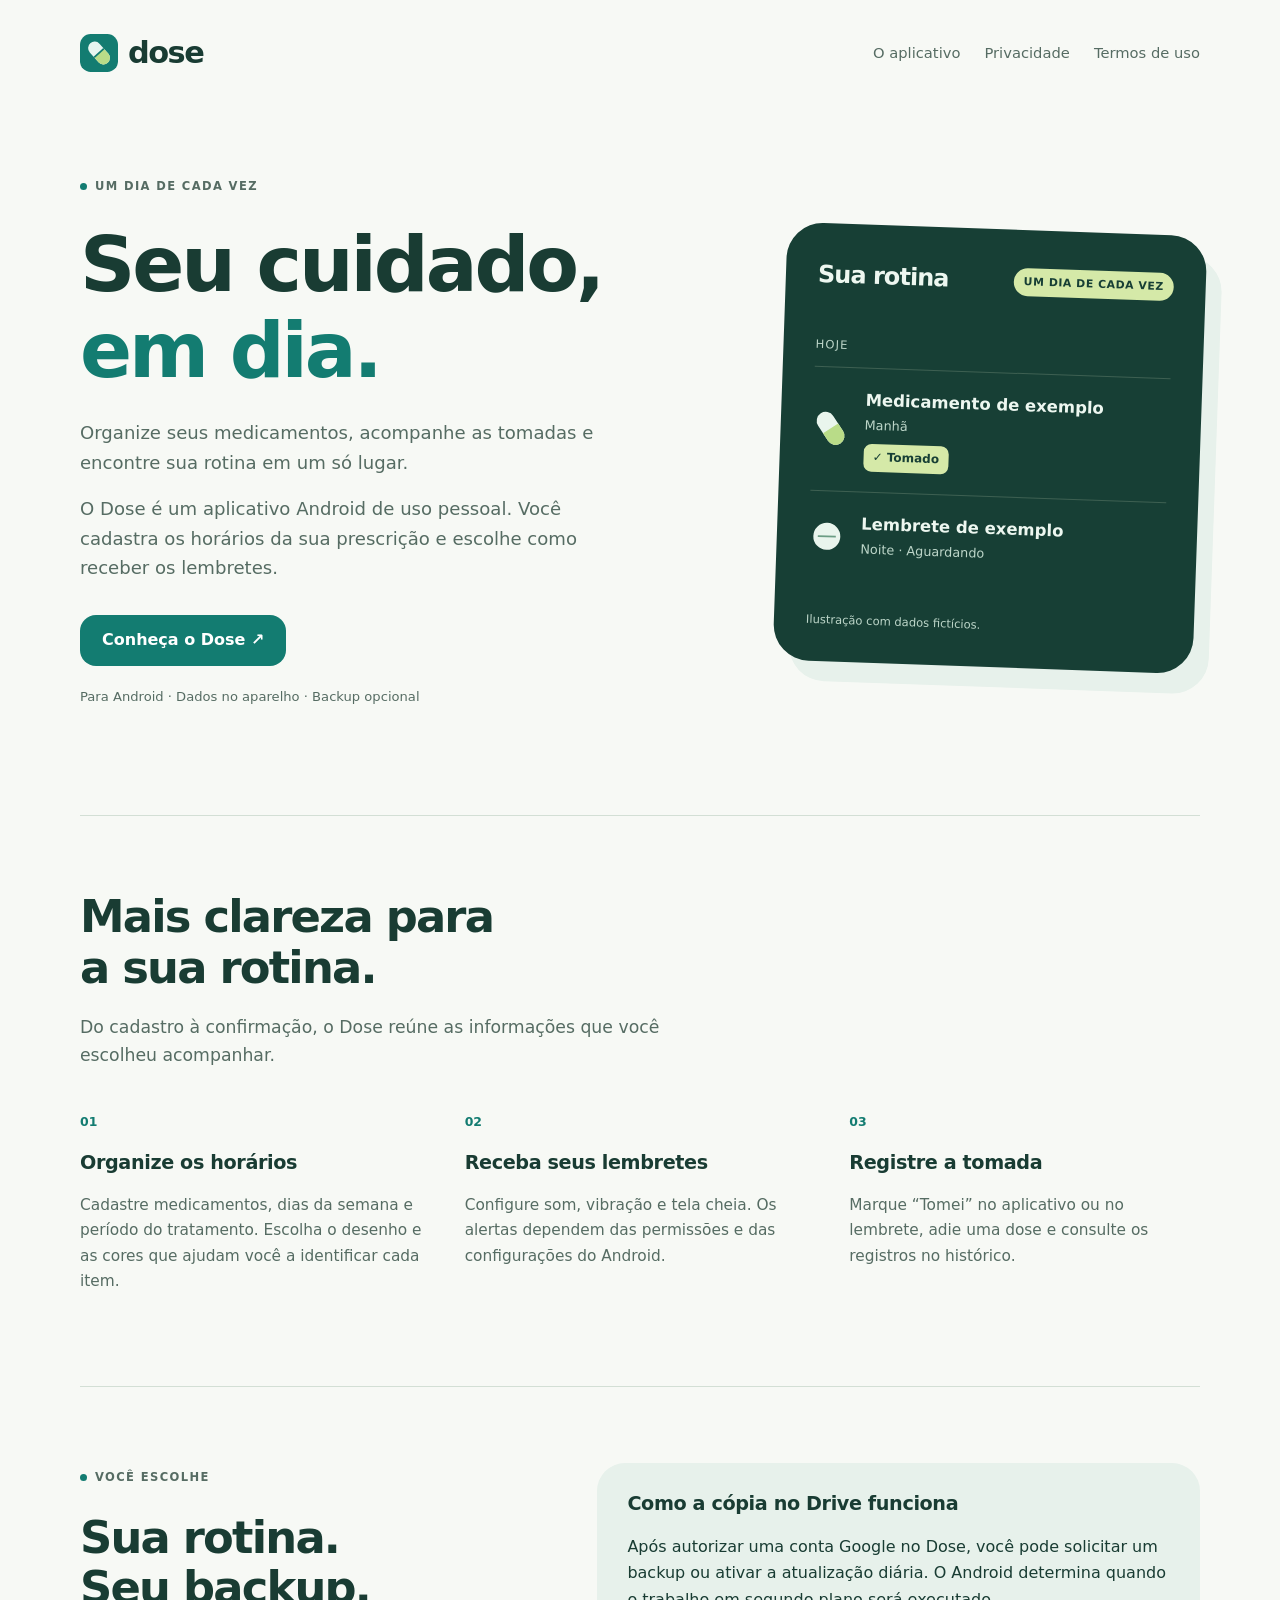
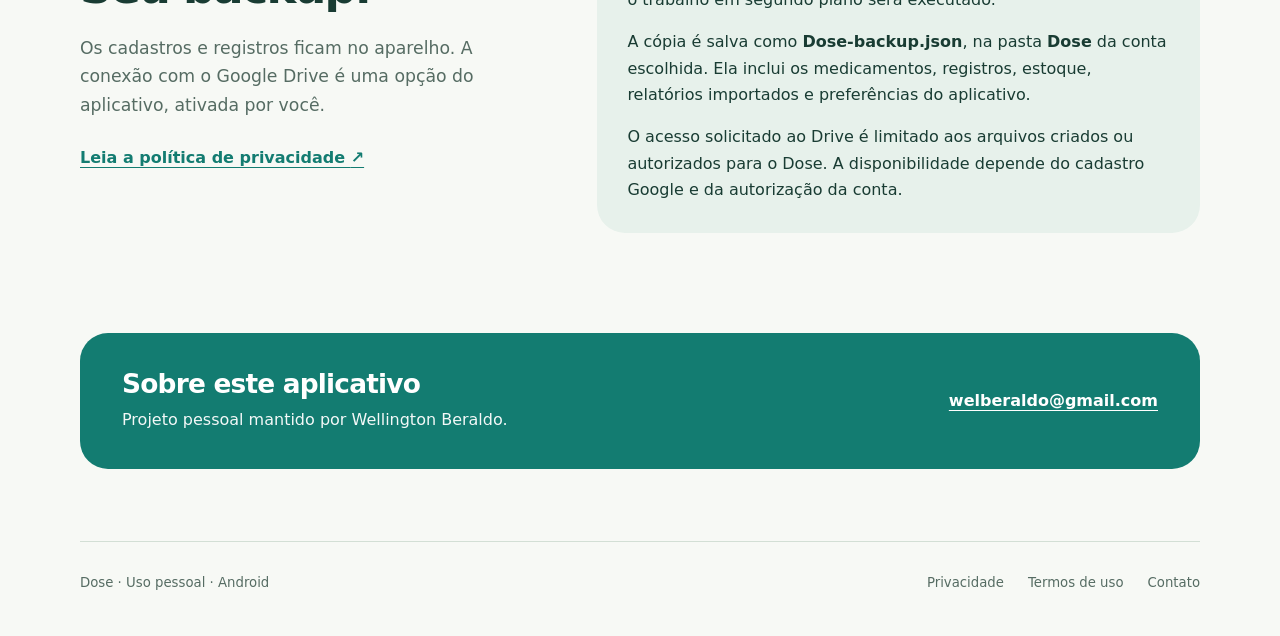
<file: docs/index.html>
<!doctype html>
<html lang="pt-BR">
<head>
  <meta charset="utf-8">
  <meta name="viewport" content="width=device-width, initial-scale=1">
  <meta name="description" content="Dose é um aplicativo Android de uso pessoal para organizar medicamentos, registrar tomadas e configurar lembretes. Conheça o app e suas práticas de privacidade.">
  <meta name="theme-color" content="#137c71">
  <title>Dose — Seu cuidado, em dia</title>
  <link rel="icon" href="assets/icon.svg" type="image/svg+xml">
  <link rel="stylesheet" href="assets/site.css">
</head>
<body>
  <a class="skip" href="#conteudo">Pular para o conteúdo</a>
  <header class="header wrap">
    <a class="brand" href="index.html" aria-label="Dose, início"><img src="assets/icon.svg" alt="" width="38" height="38">dose</a>
    <nav class="nav" aria-label="Navegação principal"><a href="#como-funciona">O aplicativo</a><a href="privacidade.html">Privacidade</a><a href="termos.html">Termos de uso</a></nav>
  </header>
  <main id="conteudo" class="wrap">
    <section class="hero" aria-labelledby="titulo">
      <div class="hero-copy">
        <div class="eyebrow">Um dia de cada vez</div>
        <h1 id="titulo">Seu cuidado,<br><span>em dia.</span></h1>
        <p>Organize seus medicamentos, acompanhe as tomadas e encontre sua rotina em um só lugar.</p>
        <p>O Dose é um aplicativo Android de uso pessoal. Você cadastra os horários da sua prescrição e escolhe como receber os lembretes.</p>
        <a class="button" href="#como-funciona">Conheça o Dose <span aria-hidden="true">&nbsp;↗</span></a>
        <p class="hero-meta">Para Android · Dados no aparelho · Backup opcional</p>
      </div>
      <div class="routine" aria-label="Ilustração de uma rotina com dados fictícios">
        <div class="routine-head"><strong>Sua rotina</strong><span class="badge">UM DIA DE CADA VEZ</span></div>
        <div class="routine-label">Hoje</div>
        <div class="dose">
          <svg viewBox="0 0 40 48" aria-hidden="true"><g transform="rotate(-35 20 24)"><rect x="10" y="4" width="20" height="40" rx="10" fill="#e9f5ed"/><path d="M10 24h20v10a10 10 0 0 1-20 0V24Z" fill="#b9dc88"/></g></svg>
          <div><strong>Medicamento de exemplo</strong><small>Manhã</small><br><span class="taken">✓ Tomado</span></div>
        </div>
        <div class="dose">
          <svg viewBox="0 0 40 48" aria-hidden="true"><circle cx="20" cy="24" r="15" fill="#e9f5ed"/><path d="M10 24h20" stroke="#6b9d84" stroke-width="2"/></svg>
          <div><strong>Lembrete de exemplo</strong><small>Noite · Aguardando</small></div>
        </div>
        <small class="illustration-note">Ilustração com dados fictícios.</small>
      </div>
    </section>
    <section class="section" id="como-funciona" aria-labelledby="rotina-titulo">
      <h2 id="rotina-titulo">Mais clareza para<br>a sua rotina.</h2>
      <p class="section-lead">Do cadastro à confirmação, o Dose reúne as informações que você escolheu acompanhar.</p>
      <div class="features">
        <div class="feature"><span class="feature-number">01</span><h3>Organize os horários</h3><p>Cadastre medicamentos, dias da semana e período do tratamento. Escolha o desenho e as cores que ajudam você a identificar cada item.</p></div>
        <div class="feature"><span class="feature-number">02</span><h3>Receba seus lembretes</h3><p>Configure som, vibração e tela cheia. Os alertas dependem das permissões e das configurações do Android.</p></div>
        <div class="feature"><span class="feature-number">03</span><h3>Registre a tomada</h3><p>Marque “Tomei” no aplicativo ou no lembrete, adie uma dose e consulte os registros no histórico.</p></div>
      </div>
    </section>
    <section class="section backup" aria-labelledby="backup-titulo">
      <div><div class="eyebrow">Você escolhe</div><h2 id="backup-titulo">Sua rotina.<br>Seu backup.</h2><p class="section-lead">Os cadastros e registros ficam no aparelho. A conexão com o Google Drive é uma opção do aplicativo, ativada por você.</p><a class="text-link" href="privacidade.html">Leia a política de privacidade <span aria-hidden="true">↗</span></a></div>
      <div class="backup-note"><h3>Como a cópia no Drive funciona</h3><p>Após autorizar uma conta Google no Dose, você pode solicitar um backup ou ativar a atualização diária. O Android determina quando o trabalho em segundo plano será executado.</p><p>A cópia é salva como <strong>Dose-backup.json</strong>, na pasta <strong>Dose</strong> da conta escolhida. Ela inclui os medicamentos, registros, estoque, relatórios importados e preferências do aplicativo.</p><p>O acesso solicitado ao Drive é limitado aos arquivos criados ou autorizados para o Dose. A disponibilidade depende do cadastro Google e da autorização da conta.</p></div>
    </section>
    <aside class="contact" aria-labelledby="contato-titulo"><div><h2 id="contato-titulo">Sobre este aplicativo</h2><p>Projeto pessoal mantido por Wellington Beraldo.</p></div><a href="mailto:welberaldo@gmail.com">welberaldo@gmail.com</a></aside>
  </main>
  <footer class="footer wrap"><span>Dose · Uso pessoal · Android</span><nav class="nav" aria-label="Informações do aplicativo"><a href="privacidade.html">Privacidade</a><a href="termos.html">Termos de uso</a><a href="mailto:welberaldo@gmail.com">Contato</a></nav></footer>
</body>
</html>
</file>
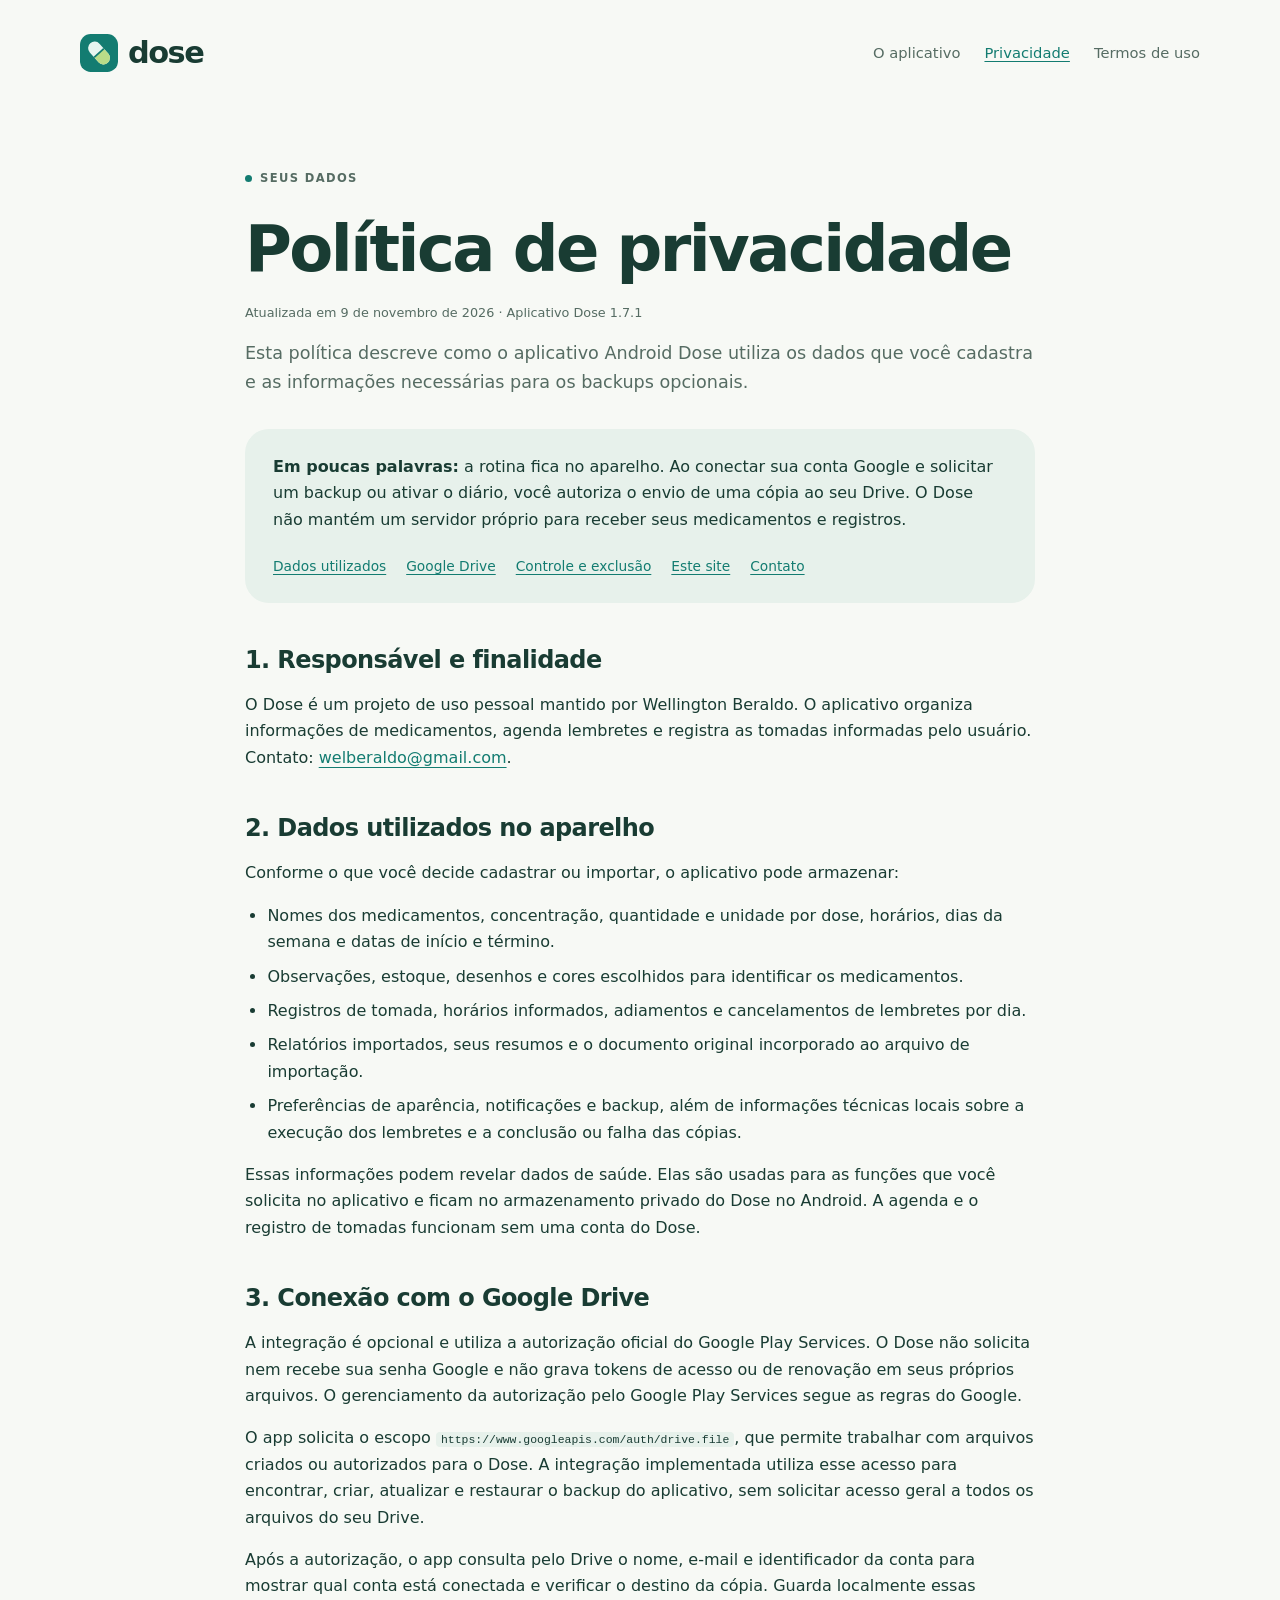
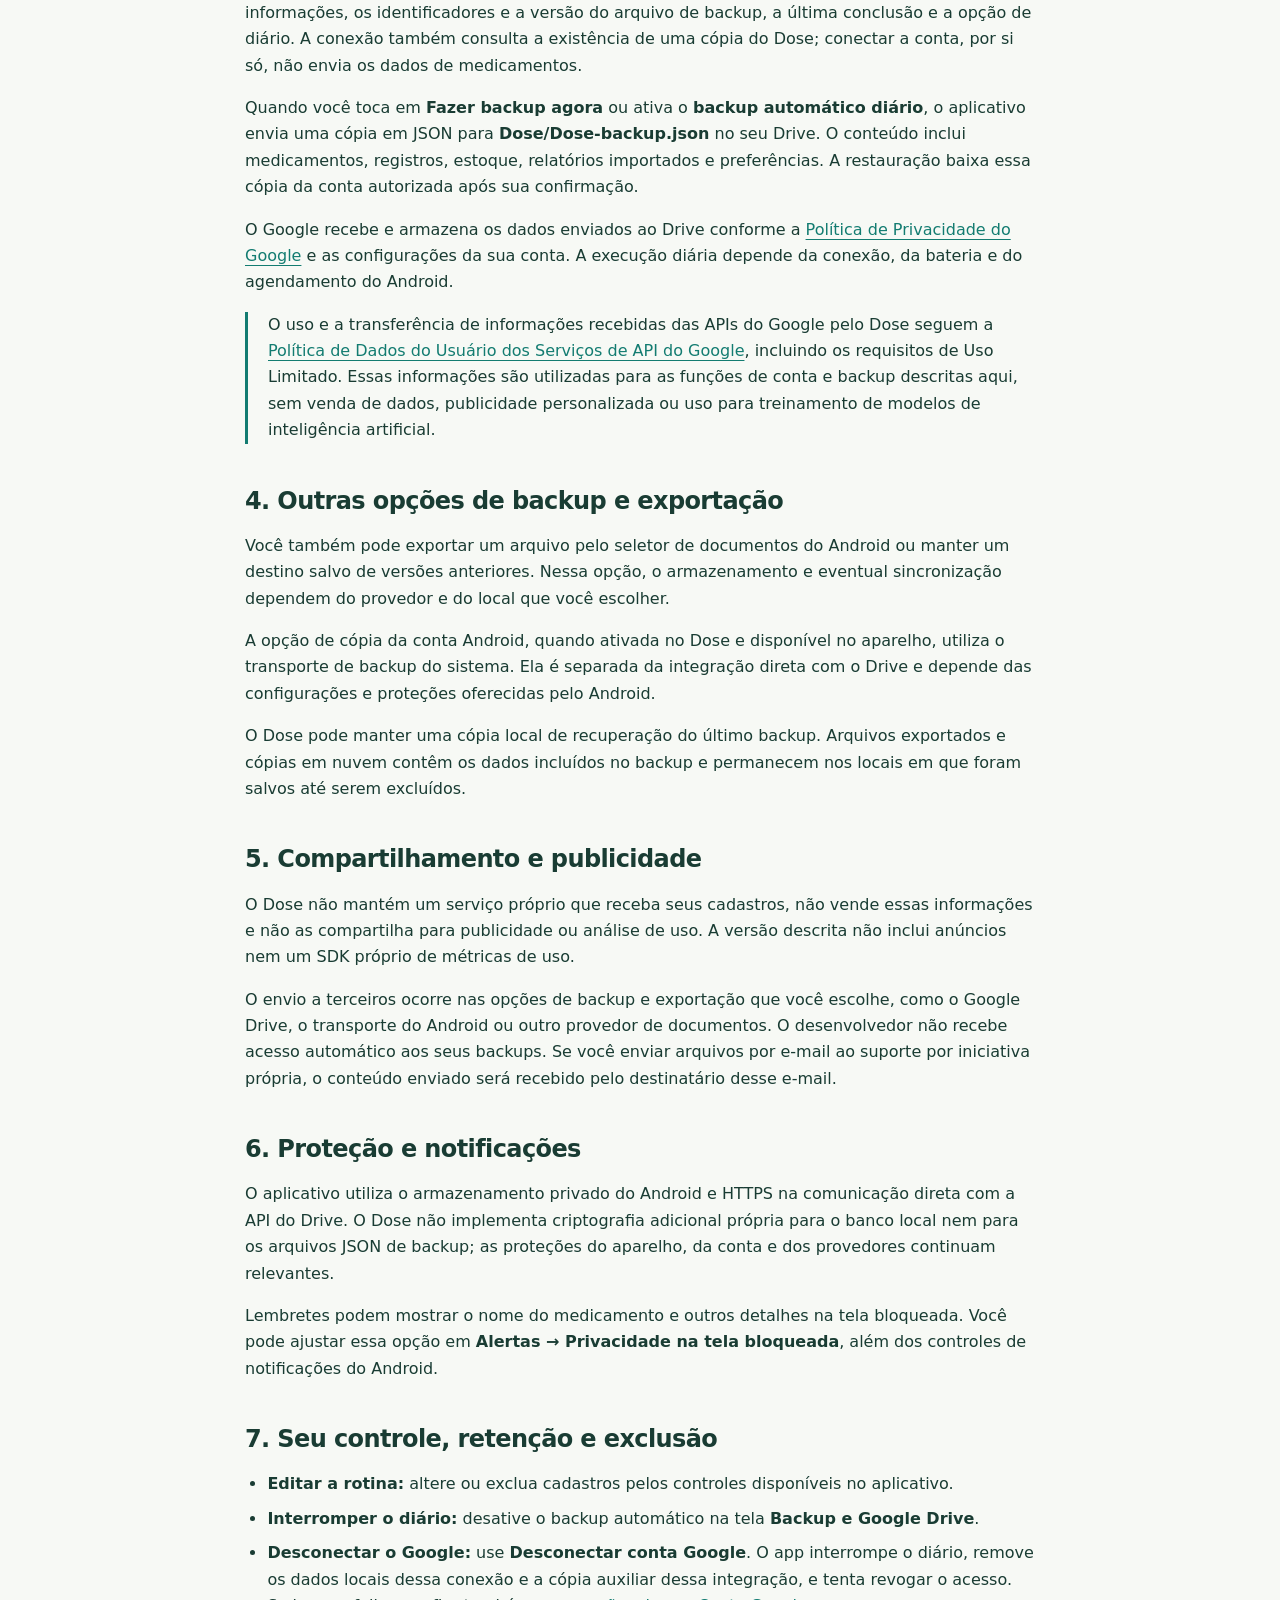
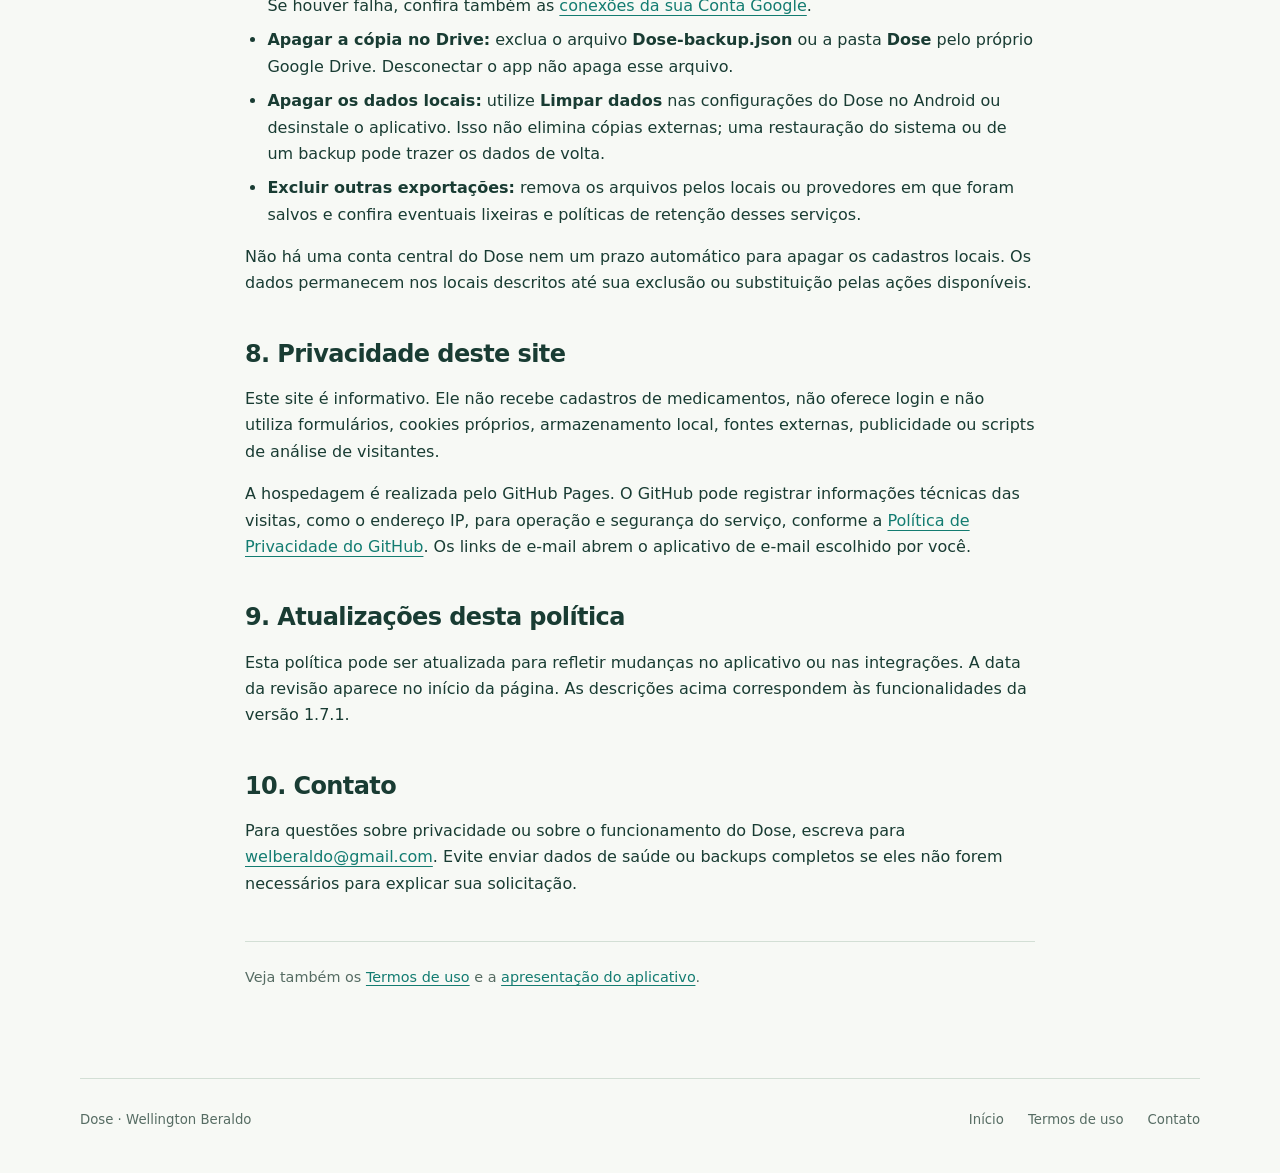
<file: docs/privacidade.html>
<!doctype html>
<html lang="pt-BR">
<head>
  <meta charset="utf-8">
  <meta name="viewport" content="width=device-width, initial-scale=1">
  <meta name="description" content="Política de privacidade do Dose: dados de medicamentos no aparelho, autorização Google e backups opcionais no Drive.">
  <meta name="theme-color" content="#137c71">
  <title>Política de privacidade — Dose</title>
  <link rel="icon" href="assets/icon.svg" type="image/svg+xml">
  <link rel="stylesheet" href="assets/site.css">
</head>
<body>
  <a class="skip" href="#conteudo">Pular para o conteúdo</a>
  <header class="header wrap"><a class="brand" href="index.html" aria-label="Dose, início"><img src="assets/icon.svg" alt="" width="38" height="38">dose</a><nav class="nav" aria-label="Navegação principal"><a href="index.html">O aplicativo</a><a href="privacidade.html" aria-current="page">Privacidade</a><a href="termos.html">Termos de uso</a></nav></header>
  <main id="conteudo" class="document wrap">
    <div class="eyebrow">Seus dados</div>
    <h1>Política de privacidade</h1>
    <p class="updated">Atualizada em 9 de novembro de 2026 · Aplicativo Dose 1.7.1</p>
    <p class="intro">Esta política descreve como o aplicativo Android Dose utiliza os dados que você cadastra e as informações necessárias para os backups opcionais.</p>
    <div class="summary"><p><strong>Em poucas palavras:</strong> a rotina fica no aparelho. Ao conectar sua conta Google e solicitar um backup ou ativar o diário, você autoriza o envio de uma cópia ao seu Drive. O Dose não mantém um servidor próprio para receber seus medicamentos e registros.</p><nav class="contents" aria-label="Nesta página"><a href="#dados">Dados utilizados</a><a href="#google">Google Drive</a><a href="#exclusao">Controle e exclusão</a><a href="#site">Este site</a><a href="#contato">Contato</a></nav></div>
    <section id="responsavel"><h2>1. Responsável e finalidade</h2><p>O Dose é um projeto de uso pessoal mantido por Wellington Beraldo. O aplicativo organiza informações de medicamentos, agenda lembretes e registra as tomadas informadas pelo usuário. Contato: <a href="mailto:welberaldo@gmail.com">welberaldo@gmail.com</a>.</p></section>
    <section id="dados"><h2>2. Dados utilizados no aparelho</h2><p>Conforme o que você decide cadastrar ou importar, o aplicativo pode armazenar:</p><ul><li>Nomes dos medicamentos, concentração, quantidade e unidade por dose, horários, dias da semana e datas de início e término.</li><li>Observações, estoque, desenhos e cores escolhidos para identificar os medicamentos.</li><li>Registros de tomada, horários informados, adiamentos e cancelamentos de lembretes por dia.</li><li>Relatórios importados, seus resumos e o documento original incorporado ao arquivo de importação.</li><li>Preferências de aparência, notificações e backup, além de informações técnicas locais sobre a execução dos lembretes e a conclusão ou falha das cópias.</li></ul><p>Essas informações podem revelar dados de saúde. Elas são usadas para as funções que você solicita no aplicativo e ficam no armazenamento privado do Dose no Android. A agenda e o registro de tomadas funcionam sem uma conta do Dose.</p></section>
    <section id="google"><h2>3. Conexão com o Google Drive</h2><p>A integração é opcional e utiliza a autorização oficial do Google Play Services. O Dose não solicita nem recebe sua senha Google e não grava tokens de acesso ou de renovação em seus próprios arquivos. O gerenciamento da autorização pelo Google Play Services segue as regras do Google.</p><p>O app solicita o escopo <code>https://www.googleapis.com/auth/drive.file</code>, que permite trabalhar com arquivos criados ou autorizados para o Dose. A integração implementada utiliza esse acesso para encontrar, criar, atualizar e restaurar o backup do aplicativo, sem solicitar acesso geral a todos os arquivos do seu Drive.</p><p>Após a autorização, o app consulta pelo Drive o nome, e-mail e identificador da conta para mostrar qual conta está conectada e verificar o destino da cópia. Guarda localmente essas informações, os identificadores e a versão do arquivo de backup, a última conclusão e a opção de diário. A conexão também consulta a existência de uma cópia do Dose; conectar a conta, por si só, não envia os dados de medicamentos.</p><p>Quando você toca em <strong>Fazer backup agora</strong> ou ativa o <strong>backup automático diário</strong>, o aplicativo envia uma cópia em JSON para <strong>Dose/Dose-backup.json</strong> no seu Drive. O conteúdo inclui medicamentos, registros, estoque, relatórios importados e preferências. A restauração baixa essa cópia da conta autorizada após sua confirmação.</p><p>O Google recebe e armazena os dados enviados ao Drive conforme a <a href="https://policies.google.com/privacy" rel="noopener noreferrer">Política de Privacidade do Google</a> e as configurações da sua conta. A execução diária depende da conexão, da bateria e do agendamento do Android.</p><p class="limited-use">O uso e a transferência de informações recebidas das APIs do Google pelo Dose seguem a <a href="https://developers.google.com/terms/api-services-user-data-policy" rel="noopener noreferrer">Política de Dados do Usuário dos Serviços de API do Google</a>, incluindo os requisitos de Uso Limitado. Essas informações são utilizadas para as funções de conta e backup descritas aqui, sem venda de dados, publicidade personalizada ou uso para treinamento de modelos de inteligência artificial.</p></section>
    <section id="outros-backups"><h2>4. Outras opções de backup e exportação</h2><p>Você também pode exportar um arquivo pelo seletor de documentos do Android ou manter um destino salvo de versões anteriores. Nessa opção, o armazenamento e eventual sincronização dependem do provedor e do local que você escolher.</p><p>A opção de cópia da conta Android, quando ativada no Dose e disponível no aparelho, utiliza o transporte de backup do sistema. Ela é separada da integração direta com o Drive e depende das configurações e proteções oferecidas pelo Android.</p><p>O Dose pode manter uma cópia local de recuperação do último backup. Arquivos exportados e cópias em nuvem contêm os dados incluídos no backup e permanecem nos locais em que foram salvos até serem excluídos.</p></section>
    <section id="compartilhamento"><h2>5. Compartilhamento e publicidade</h2><p>O Dose não mantém um serviço próprio que receba seus cadastros, não vende essas informações e não as compartilha para publicidade ou análise de uso. A versão descrita não inclui anúncios nem um SDK próprio de métricas de uso.</p><p>O envio a terceiros ocorre nas opções de backup e exportação que você escolhe, como o Google Drive, o transporte do Android ou outro provedor de documentos. O desenvolvedor não recebe acesso automático aos seus backups. Se você enviar arquivos por e-mail ao suporte por iniciativa própria, o conteúdo enviado será recebido pelo destinatário desse e-mail.</p></section>
    <section id="protecao"><h2>6. Proteção e notificações</h2><p>O aplicativo utiliza o armazenamento privado do Android e HTTPS na comunicação direta com a API do Drive. O Dose não implementa criptografia adicional própria para o banco local nem para os arquivos JSON de backup; as proteções do aparelho, da conta e dos provedores continuam relevantes.</p><p>Lembretes podem mostrar o nome do medicamento e outros detalhes na tela bloqueada. Você pode ajustar essa opção em <strong>Alertas → Privacidade na tela bloqueada</strong>, além dos controles de notificações do Android.</p></section>
    <section id="exclusao"><h2>7. Seu controle, retenção e exclusão</h2><ul><li><strong>Editar a rotina:</strong> altere ou exclua cadastros pelos controles disponíveis no aplicativo.</li><li><strong>Interromper o diário:</strong> desative o backup automático na tela <strong>Backup e Google Drive</strong>.</li><li><strong>Desconectar o Google:</strong> use <strong>Desconectar conta Google</strong>. O app interrompe o diário, remove os dados locais dessa conexão e a cópia auxiliar dessa integração, e tenta revogar o acesso. Se houver falha, confira também as <a href="https://myaccount.google.com/connections" rel="noopener noreferrer">conexões da sua Conta Google</a>.</li><li><strong>Apagar a cópia no Drive:</strong> exclua o arquivo <strong>Dose-backup.json</strong> ou a pasta <strong>Dose</strong> pelo próprio Google Drive. Desconectar o app não apaga esse arquivo.</li><li><strong>Apagar os dados locais:</strong> utilize <strong>Limpar dados</strong> nas configurações do Dose no Android ou desinstale o aplicativo. Isso não elimina cópias externas; uma restauração do sistema ou de um backup pode trazer os dados de volta.</li><li><strong>Excluir outras exportações:</strong> remova os arquivos pelos locais ou provedores em que foram salvos e confira eventuais lixeiras e políticas de retenção desses serviços.</li></ul><p>Não há uma conta central do Dose nem um prazo automático para apagar os cadastros locais. Os dados permanecem nos locais descritos até sua exclusão ou substituição pelas ações disponíveis.</p></section>
    <section id="site"><h2>8. Privacidade deste site</h2><p>Este site é informativo. Ele não recebe cadastros de medicamentos, não oferece login e não utiliza formulários, cookies próprios, armazenamento local, fontes externas, publicidade ou scripts de análise de visitantes.</p><p>A hospedagem é realizada pelo GitHub Pages. O GitHub pode registrar informações técnicas das visitas, como o endereço IP, para operação e segurança do serviço, conforme a <a href="https://docs.github.com/en/site-policy/privacy-policies/github-general-privacy-statement" rel="noopener noreferrer">Política de Privacidade do GitHub</a>. Os links de e-mail abrem o aplicativo de e-mail escolhido por você.</p></section>
    <section id="alteracoes"><h2>9. Atualizações desta política</h2><p>Esta política pode ser atualizada para refletir mudanças no aplicativo ou nas integrações. A data da revisão aparece no início da página. As descrições acima correspondem às funcionalidades da versão 1.7.1.</p></section>
    <section id="contato"><h2>10. Contato</h2><p>Para questões sobre privacidade ou sobre o funcionamento do Dose, escreva para <a href="mailto:welberaldo@gmail.com">welberaldo@gmail.com</a>. Evite enviar dados de saúde ou backups completos se eles não forem necessários para explicar sua solicitação.</p></section>
    <p class="legal-footer">Veja também os <a href="termos.html">Termos de uso</a> e a <a href="index.html">apresentação do aplicativo</a>.</p>
  </main>
  <footer class="footer wrap"><span>Dose · Wellington Beraldo</span><nav class="nav" aria-label="Informações do aplicativo"><a href="index.html">Início</a><a href="termos.html">Termos de uso</a><a href="mailto:welberaldo@gmail.com">Contato</a></nav></footer>
</body>
</html>
</file>
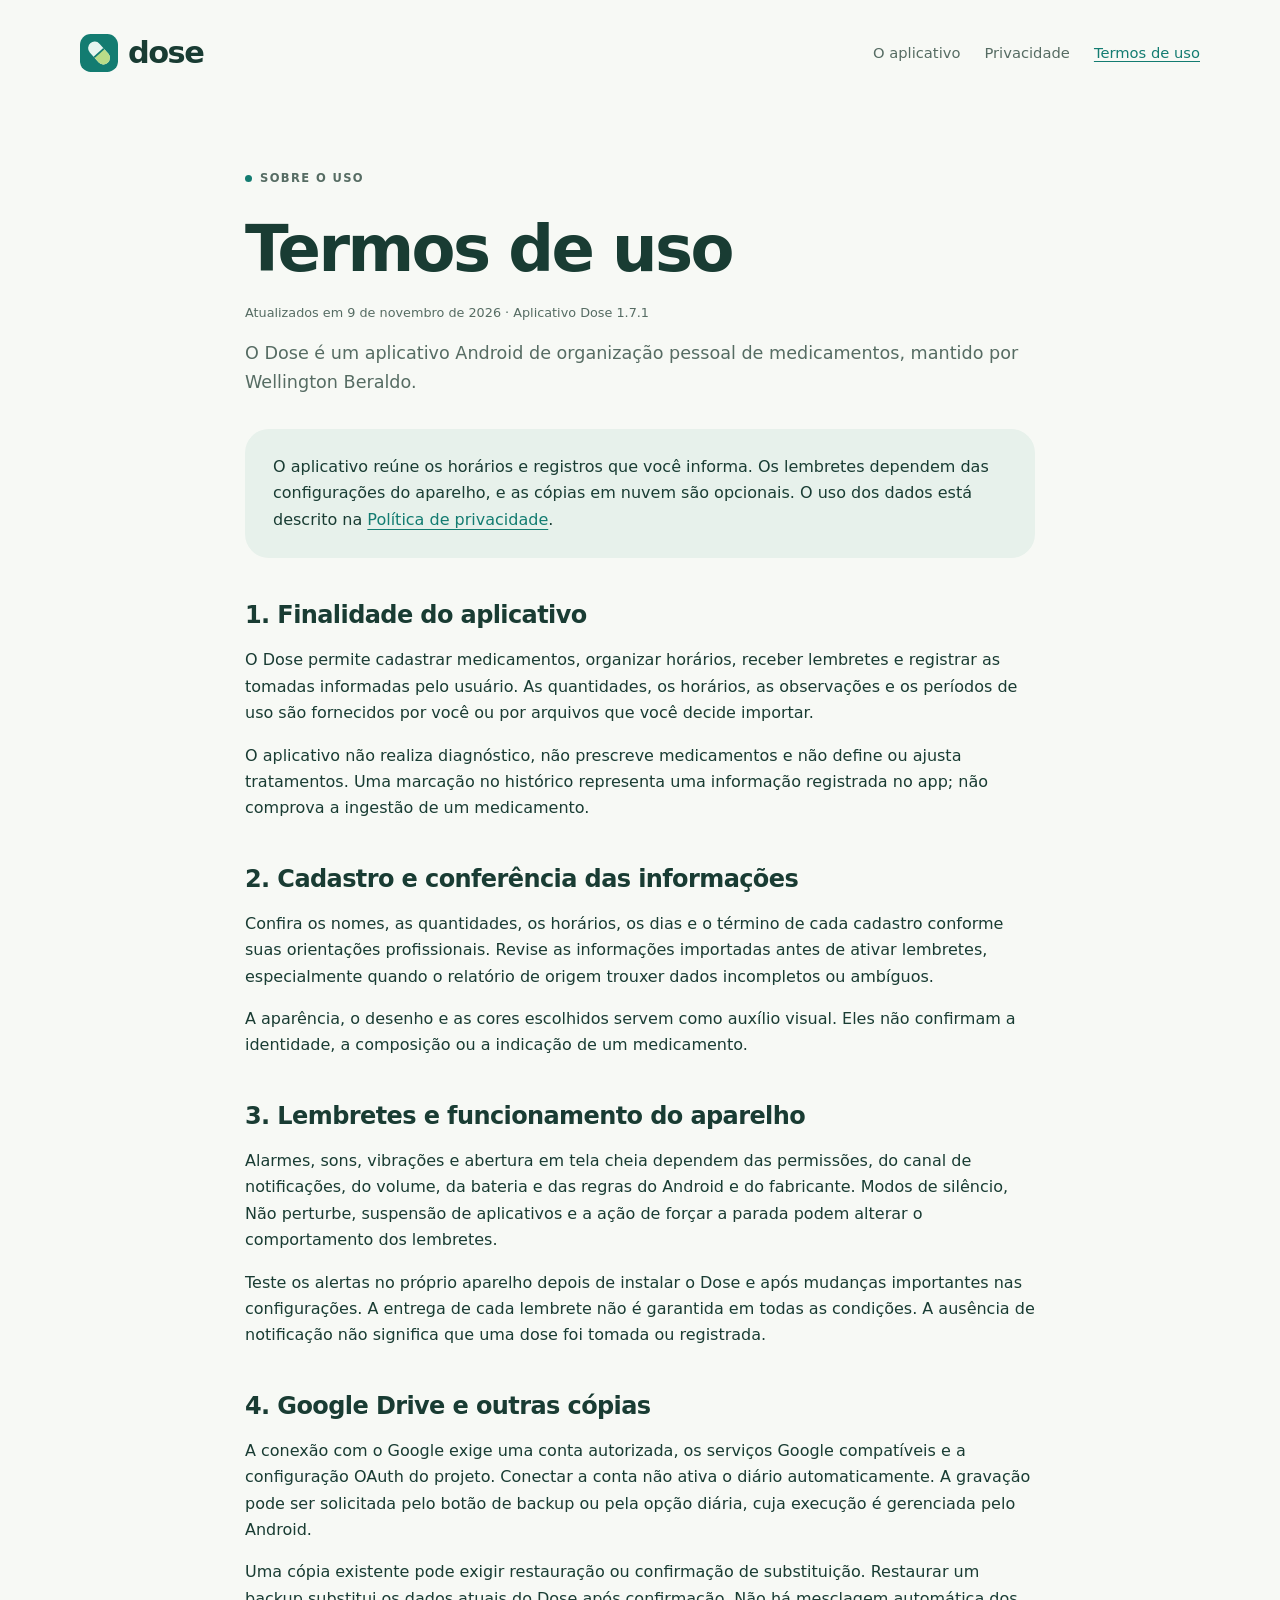
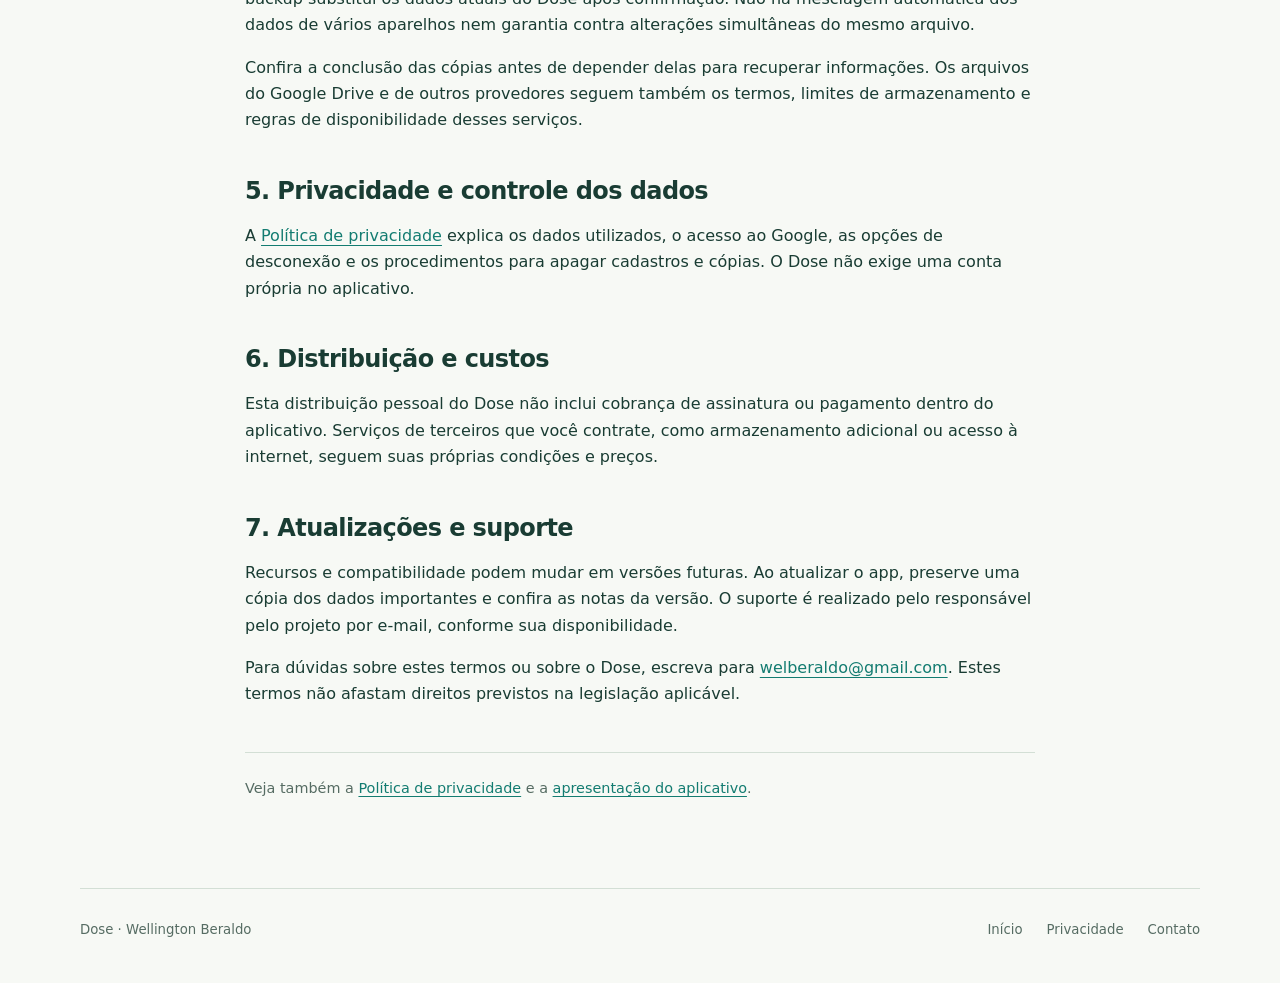
<file: docs/termos.html>
<!doctype html>
<html lang="pt-BR">
<head>
  <meta charset="utf-8">
  <meta name="viewport" content="width=device-width, initial-scale=1">
  <meta name="description" content="Termos de uso do aplicativo pessoal Dose para Android: organização de medicamentos, lembretes, registros e backups opcionais.">
  <meta name="theme-color" content="#137c71">
  <title>Termos de uso — Dose</title>
  <link rel="icon" href="assets/icon.svg" type="image/svg+xml">
  <link rel="stylesheet" href="assets/site.css">
</head>
<body>
  <a class="skip" href="#conteudo">Pular para o conteúdo</a>
  <header class="header wrap"><a class="brand" href="index.html" aria-label="Dose, início"><img src="assets/icon.svg" alt="" width="38" height="38">dose</a><nav class="nav" aria-label="Navegação principal"><a href="index.html">O aplicativo</a><a href="privacidade.html">Privacidade</a><a href="termos.html" aria-current="page">Termos de uso</a></nav></header>
  <main id="conteudo" class="document wrap">
    <div class="eyebrow">Sobre o uso</div>
    <h1>Termos de uso</h1>
    <p class="updated">Atualizados em 9 de novembro de 2026 · Aplicativo Dose 1.7.1</p>
    <p class="intro">O Dose é um aplicativo Android de organização pessoal de medicamentos, mantido por Wellington Beraldo.</p>
    <div class="summary"><p>O aplicativo reúne os horários e registros que você informa. Os lembretes dependem das configurações do aparelho, e as cópias em nuvem são opcionais. O uso dos dados está descrito na <a href="privacidade.html">Política de privacidade</a>.</p></div>
    <section><h2>1. Finalidade do aplicativo</h2><p>O Dose permite cadastrar medicamentos, organizar horários, receber lembretes e registrar as tomadas informadas pelo usuário. As quantidades, os horários, as observações e os períodos de uso são fornecidos por você ou por arquivos que você decide importar.</p><p>O aplicativo não realiza diagnóstico, não prescreve medicamentos e não define ou ajusta tratamentos. Uma marcação no histórico representa uma informação registrada no app; não comprova a ingestão de um medicamento.</p></section>
    <section><h2>2. Cadastro e conferência das informações</h2><p>Confira os nomes, as quantidades, os horários, os dias e o término de cada cadastro conforme suas orientações profissionais. Revise as informações importadas antes de ativar lembretes, especialmente quando o relatório de origem trouxer dados incompletos ou ambíguos.</p><p>A aparência, o desenho e as cores escolhidos servem como auxílio visual. Eles não confirmam a identidade, a composição ou a indicação de um medicamento.</p></section>
    <section><h2>3. Lembretes e funcionamento do aparelho</h2><p>Alarmes, sons, vibrações e abertura em tela cheia dependem das permissões, do canal de notificações, do volume, da bateria e das regras do Android e do fabricante. Modos de silêncio, Não perturbe, suspensão de aplicativos e a ação de forçar a parada podem alterar o comportamento dos lembretes.</p><p>Teste os alertas no próprio aparelho depois de instalar o Dose e após mudanças importantes nas configurações. A entrega de cada lembrete não é garantida em todas as condições. A ausência de notificação não significa que uma dose foi tomada ou registrada.</p></section>
    <section><h2>4. Google Drive e outras cópias</h2><p>A conexão com o Google exige uma conta autorizada, os serviços Google compatíveis e a configuração OAuth do projeto. Conectar a conta não ativa o diário automaticamente. A gravação pode ser solicitada pelo botão de backup ou pela opção diária, cuja execução é gerenciada pelo Android.</p><p>Uma cópia existente pode exigir restauração ou confirmação de substituição. Restaurar um backup substitui os dados atuais do Dose após confirmação. Não há mesclagem automática dos dados de vários aparelhos nem garantia contra alterações simultâneas do mesmo arquivo.</p><p>Confira a conclusão das cópias antes de depender delas para recuperar informações. Os arquivos do Google Drive e de outros provedores seguem também os termos, limites de armazenamento e regras de disponibilidade desses serviços.</p></section>
    <section><h2>5. Privacidade e controle dos dados</h2><p>A <a href="privacidade.html">Política de privacidade</a> explica os dados utilizados, o acesso ao Google, as opções de desconexão e os procedimentos para apagar cadastros e cópias. O Dose não exige uma conta própria no aplicativo.</p></section>
    <section><h2>6. Distribuição e custos</h2><p>Esta distribuição pessoal do Dose não inclui cobrança de assinatura ou pagamento dentro do aplicativo. Serviços de terceiros que você contrate, como armazenamento adicional ou acesso à internet, seguem suas próprias condições e preços.</p></section>
    <section><h2>7. Atualizações e suporte</h2><p>Recursos e compatibilidade podem mudar em versões futuras. Ao atualizar o app, preserve uma cópia dos dados importantes e confira as notas da versão. O suporte é realizado pelo responsável pelo projeto por e-mail, conforme sua disponibilidade.</p><p>Para dúvidas sobre estes termos ou sobre o Dose, escreva para <a href="mailto:welberaldo@gmail.com">welberaldo@gmail.com</a>. Estes termos não afastam direitos previstos na legislação aplicável.</p></section>
    <p class="legal-footer">Veja também a <a href="privacidade.html">Política de privacidade</a> e a <a href="index.html">apresentação do aplicativo</a>.</p>
  </main>
  <footer class="footer wrap"><span>Dose · Wellington Beraldo</span><nav class="nav" aria-label="Informações do aplicativo"><a href="index.html">Início</a><a href="privacidade.html">Privacidade</a><a href="mailto:welberaldo@gmail.com">Contato</a></nav></footer>
</body>
</html>
</file>
<file: docs/assets/site.css>
:root{color-scheme:light dark;--bg:#f7f9f5;--surface:#fff;--ink:#193c33;--muted:#566c63;--teal:#137c71;--deep:#173f35;--accent:#d5e9a8;--soft:#e7f1eb;--line:#d3dfd5;--on-teal:#fff;--radius:28px;font-family:ui-sans-serif,system-ui,-apple-system,BlinkMacSystemFont,"Segoe UI",sans-serif;font-synthesis:none}
*{box-sizing:border-box}html{scroll-behavior:smooth;scroll-padding-top:2rem}body{margin:0;background:var(--bg);color:var(--ink);line-height:1.65}a{color:var(--teal);text-underline-offset:.22em}a:hover{text-decoration-thickness:2px}a:focus-visible{outline:3px solid var(--teal);outline-offset:5px;border-radius:4px}h1,h2,h3,p{margin-top:0}h1,h2,h3{line-height:1.12;letter-spacing:-.04em}h1{font-size:clamp(2.8rem,6vw,5.5rem);font-weight:650;margin-bottom:1.5rem}h2{font-size:clamp(2rem,3.5vw,3.1rem);font-weight:600;margin-bottom:1.25rem}h3{font-size:1.2rem;letter-spacing:-.02em}p{margin-bottom:1rem}ul,ol{padding-left:1.4rem}li+li{margin-top:.5rem}img,svg{max-width:100%}.wrap{width:min(1120px,calc(100% - 48px));margin-inline:auto}.skip{position:absolute;top:12px;left:12px;padding:10px 18px;background:var(--surface);z-index:10;transform:translateY(-180%)}.skip:focus{transform:none}.header{display:flex;align-items:center;justify-content:space-between;gap:24px;padding-block:28px}.brand{display:inline-flex;align-items:center;gap:10px;color:var(--ink);font-size:1.9rem;font-weight:650;letter-spacing:-.05em;text-decoration:none}.brand img{width:38px;height:38px}.nav{display:flex;gap:24px;align-items:center;flex-wrap:wrap;font-size:.92rem}.nav a{color:var(--muted);text-decoration:none}.nav a:hover,.nav a[aria-current=page]{color:var(--teal);text-decoration:underline}.eyebrow{display:inline-flex;gap:8px;align-items:center;text-transform:uppercase;letter-spacing:.12em;font-size:.72rem;font-weight:700;color:var(--muted);margin-bottom:26px}.eyebrow::before{content:"";width:7px;height:7px;border-radius:50%;background:var(--teal)}.hero{display:grid;grid-template-columns:1.2fr .8fr;align-items:center;gap:70px;padding:66px 0 92px}.hero-copy>p{max-width:540px;color:var(--muted);font-size:1.13rem}.hero h1 span{color:var(--teal)}.button{display:inline-flex;align-items:center;justify-content:center;min-height:48px;padding:12px 22px;border-radius:16px;background:var(--teal);color:var(--on-teal);text-decoration:none;font-weight:600}.button:hover{background:var(--deep);color:#fff}.hero .button{margin-top:16px}.hero-meta{margin-top:20px;font-size:.82rem!important}.routine{background:var(--deep);border-radius:36px;padding:32px;color:#edf7f0;transform:rotate(2deg);box-shadow:16px 20px 0 var(--soft)}.routine-head{display:flex;justify-content:space-between;align-items:center;gap:16px;margin-bottom:40px}.routine-head strong{font-size:1.5rem;font-weight:600;letter-spacing:-.04em}.badge{background:#d5e9a8;color:#173f35;border-radius:99px;font-size:.68rem;font-weight:700;padding:5px 10px;letter-spacing:.05em}.routine-label{font-size:.72rem;letter-spacing:.1em;text-transform:uppercase;color:#bdd6c9;margin-bottom:12px}.dose{display:grid;grid-template-columns:auto 1fr;align-items:center;gap:16px;padding:20px 0;border-top:1px solid #3e6052}.dose svg{width:36px;height:44px}.dose strong{display:block;font-size:1.03rem;line-height:1.4}.dose small{font-size:.8rem;color:#bdd6c9}.taken{display:inline-block;background:#d5e9a8;color:#173f35;font-size:.75rem;font-weight:650;padding:4px 9px;border-radius:8px;margin-top:6px}.illustration-note{display:block;color:#bdd6c9;font-size:.72rem;margin-top:30px}.section{padding-block:76px;border-top:1px solid var(--line)}.section-lead{max-width:640px;color:var(--muted);font-size:1.08rem}.features{display:grid;grid-template-columns:repeat(3,1fr);gap:34px;margin-top:42px}.feature-number{display:block;font-size:.78rem;font-weight:700;color:var(--teal);margin-bottom:20px}.feature p{color:var(--muted);font-size:.96rem}.backup{display:grid;grid-template-columns:.85fr 1.15fr;gap:72px;align-items:start}.backup-note{background:var(--soft);border-radius:var(--radius);padding:30px}.backup-note p:last-child{margin-bottom:0}.text-link{display:inline-block;margin-top:10px;font-weight:650}.contact{background:var(--teal);color:var(--on-teal);border-radius:var(--radius);padding:36px 42px;margin:24px 0 72px;display:flex;justify-content:space-between;align-items:center;gap:28px}.contact h2{font-size:1.65rem;letter-spacing:-.03em;margin-bottom:8px}.contact p{margin-bottom:0;opacity:.95}.contact a{color:#fff;font-weight:600;overflow-wrap:anywhere}.footer{border-top:1px solid var(--line);padding-block:30px 42px;display:flex;justify-content:space-between;align-items:start;gap:24px;font-size:.83rem;color:var(--muted)}.footer .nav{font-size:.83rem}.document{max-width:790px;margin:58px auto 88px}.document h1{font-size:clamp(2.6rem,5vw,4.2rem);margin-bottom:16px}.document .intro{font-size:1.1rem;color:var(--muted);margin-bottom:32px}.updated{font-size:.8rem;color:var(--muted);margin-bottom:16px}.summary{background:var(--soft);border-radius:24px;padding:25px 28px;margin-bottom:42px}.summary p:last-child{margin-bottom:0}.document h2{font-size:1.5rem;line-height:1.3;letter-spacing:-.025em;margin-top:42px;margin-bottom:16px}.document h3{margin-top:26px}.document p,.document li{overflow-wrap:anywhere}.document code{font-size:.88em;border-radius:4px;padding:1px 5px;background:var(--soft)}.contents{display:flex;gap:10px 20px;flex-wrap:wrap;margin-top:22px;font-size:.86rem}.limited-use{border-left:3px solid var(--teal);padding-left:20px}.legal-footer{margin-top:44px;padding-top:24px;border-top:1px solid var(--line);color:var(--muted);font-size:.9rem}
@media(prefers-color-scheme:dark){:root{--bg:#0e1c17;--surface:#192b23;--ink:#e2f0e6;--muted:#adbdaf;--teal:#9bd6be;--deep:#1c4437;--accent:#d5e9a8;--soft:#1b3025;--line:#354c3c;--on-teal:#10291f}.routine{background:#193f32}.contact a{color:#10291f}.button:hover{background:#c0e9d6;color:#10291f}}
@media(max-width:800px){.hero{gap:40px;padding-top:40px;grid-template-columns:1fr 1fr}.routine{padding:24px}.routine-head{align-items:start;flex-direction:column;gap:12px;margin-bottom:24px}.features{gap:24px}.backup{gap:36px;grid-template-columns:1fr 1fr}.contact{padding:28px}.nav{gap:16px}}
@media(max-width:600px){.wrap{width:calc(100% - 36px)}.header{padding-block:20px;gap:18px;align-items:start;flex-direction:column}.brand{font-size:1.75rem}.nav{gap:18px;font-size:.85rem}.hero{grid-template-columns:1fr;gap:36px;padding:36px 0 66px}.hero h1{max-width:390px}.hero-copy>p{font-size:1.04rem}.routine{transform:none;box-shadow:8px 10px 0 var(--soft);max-width:420px;padding:26px}.routine-head{flex-direction:row;align-items:center}.section{padding-block:48px}.features,.backup{grid-template-columns:1fr;gap:24px}.features{margin-top:30px}.feature{display:grid;grid-template-columns:28px 1fr;column-gap:15px}.feature-number{grid-row:span 2;margin-top:3px}.feature h3{margin-bottom:10px}.feature p{margin-bottom:0}.backup-note{padding:24px}.contact{margin-bottom:44px;align-items:start;flex-direction:column;gap:18px;padding:26px}.contact p,.contact a{font-size:.93rem}.footer{flex-direction:column;gap:14px}.document{margin-top:38px;margin-bottom:54px}.document h2{margin-top:34px}.summary{padding:22px}.eyebrow{margin-bottom:22px}}
@media(prefers-reduced-motion:reduce){html{scroll-behavior:auto}}
</file>
